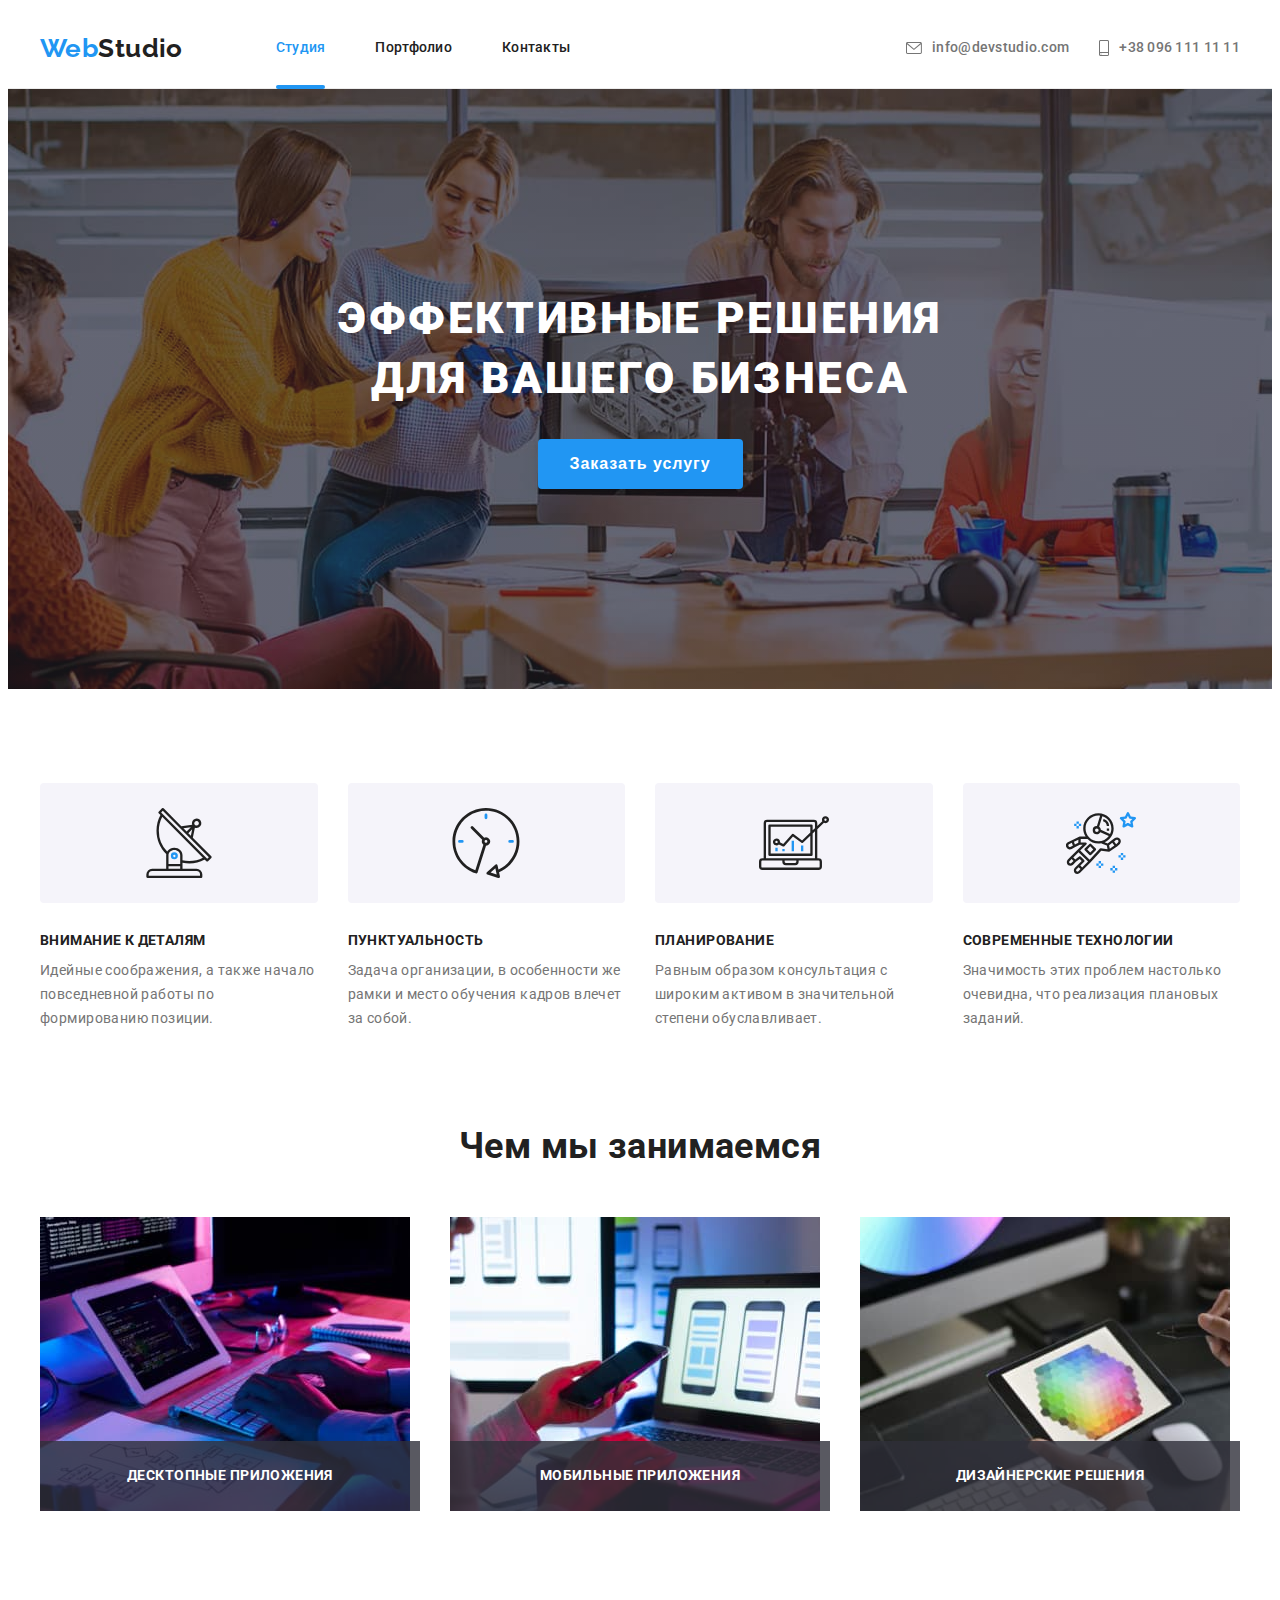
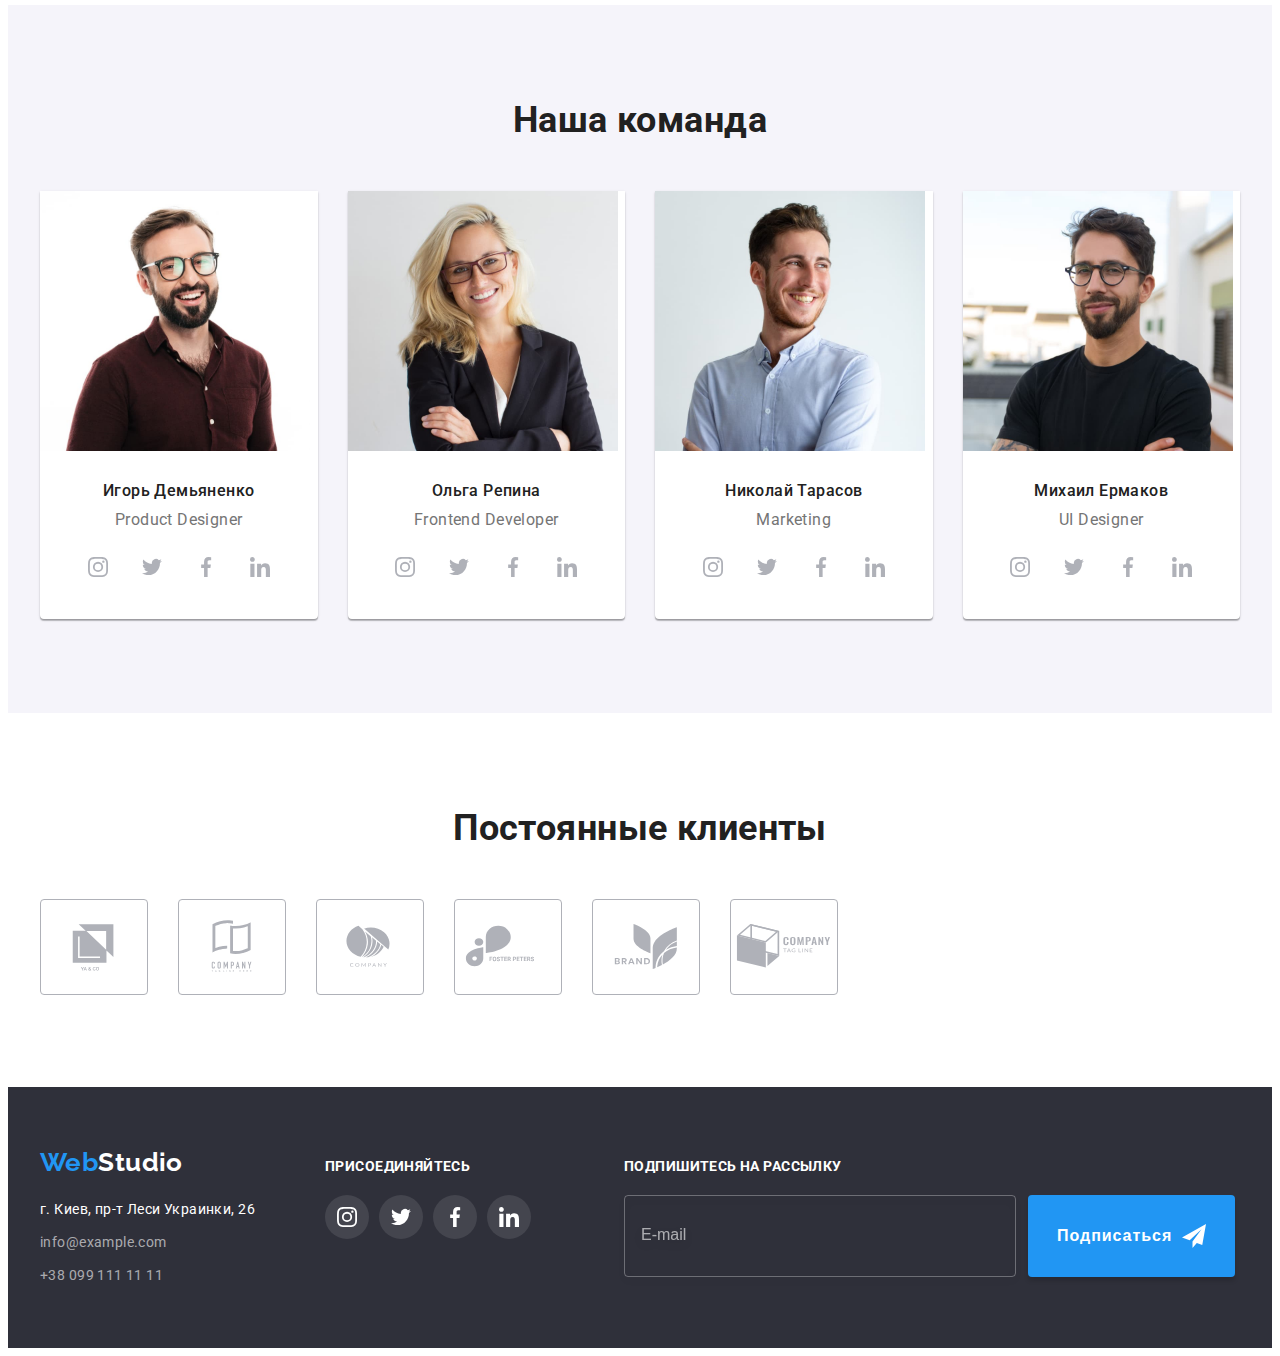
<file: index.html>
<!DOCTYPE html>
<html lang="ru">
  <head>
    <meta charset="UTF-8" />
    <meta http-equiv="X-UA-Compatible" content="IE=edge" />
    <meta name="viewport" content="width=device-width, initial-scale=1.0" />
    <title>Студия</title>
    <link rel="preconnect" href="https://fonts.googleapis.com" />
    <link rel="preconnect" href="https://fonts.gstatic.com" crossorigin />
    <link
      href="https://fonts.googleapis.com/css2?family=Raleway:wght@700&family=Roboto:wght@400;500;700;900&display=swap"
      rel="stylesheet"
    />
    <link
      rel="stylesheet"
      href="https://cdnjs.cloudflare.com/ajax/libs/modern-normalize/1.1.0/modern-normalize.min.css"
      integrity="sha512-wpPYUAdjBVSE4KJnH1VR1HeZfpl1ub8YT/NKx4PuQ5NmX2tKuGu6U/JRp5y+Y8XG2tV+wKQpNHVUX03MfMFn9Q=="
      crossorigin="anonymous"
      referrerpolicy="no-referrer"
    />
    <link rel="stylesheet" href="./css/main.min.css" />
  </head>
  <body>
    <header class="page-header">
      <div class="container header-flex">
        <nav class="nav-flex">
          <a class="logo" href="./index.html"
            ><span class="accent-logo">Web</span>Studio</a
          >
          <ul class="list nav-list-flex">
            <li class="nav-item">
              <a class="nav-link current" href="./index.html">Студия</a>
            </li>
            <li class="nav-item">
              <a class="nav-link" href="./portfolio.html">Портфолио</a>
            </li>
            <li class="nav-item"><a class="nav-link" href="">Контакты</a></li>
          </ul>
        </nav>
        <ul class="list nav-contacts-flex">
          <li class="contacts-item">
            <a class="header-contacts" href="mailto:info@devstudio.com"
              ><svg class="icon-mail" width="16" height="12">
                <use href="./images/icons.svg#mail"></use></svg
              >info@devstudio.com</a
            >
          </li>
          <li class="contacts-item">
            <a class="header-contacts" href="tel:+380961111111"
              ><svg class="icon-phone" width="10" height="16">
                <use href="./images/icons.svg#phone"></use></svg
              >+38 096 111 11 11</a
            >
          </li>
        </ul>
      </div>
    </header>
    <main>
      <section class="hero">
        <h1 class="hero-headline">Эффективные решения для вашего бизнеса</h1>
        <button class="main-btn" type="button" data-modal-open>
          Заказать услугу
        </button>
      </section>
      <section class="section details__section">
        <div class="container">
          <ul class="list details-list">
            <li class="details-list__item">
              <div class="details-list__decoration">
                <svg width="70" height="70">
                  <use href="./images/icons.svg#antenna"></use>
                </svg>
              </div>
              <h3 class="details-list__headline">Внимание к деталям</h3>
              <p class="details-list__text">
                Идейные соображения, а также начало повседневной работы по
                формированию позиции.
              </p>
            </li>
            <li class="details-list__item">
              <div class="details-list__decoration">
                <svg width="70" height="70">
                  <use href="./images/icons.svg#clock"></use>
                </svg>
              </div>
              <h3 class="details-list__headline">Пунктуальность</h3>
              <p class="details-list__text">
                Задача организации, в особенности же рамки и место обучения
                кадров влечет за собой.
              </p>
            </li>
            <li class="details-list__item">
              <div class="details-list__decoration">
                <svg width="70" height="70">
                  <use href="./images/icons.svg#diagram"></use>
                </svg>
              </div>
              <h3 class="details-list__headline">Планирование</h3>
              <p class="details-list__text">
                Равным образом консультация с широким активом в значительной
                степени обуславливает.
              </p>
            </li>
            <li class="details-list__item">
              <div class="details-list__decoration">
                <svg width="70" height="70">
                  <use href="./images/icons.svg#astronaut"></use>
                </svg>
              </div>
              <h3 class="details-list__headline">Современные технологии</h3>
              <p class="details-list__text">
                Значимость этих проблем настолько очевидна, что реализация
                плановых заданий.
              </p>
            </li>
          </ul>
        </div>
      </section>
      <section class="section">
        <div class="container">
          <h2 class="section-headline">Чем мы занимаемся</h2>
          <ul class="list images-flex">
            <li class="images-item">
              <img
                src="./images/coding.jpg"
                alt="Написание кода"
                width="370"
                height="294"
              />
              <div class="business-info">
                <p class="business-text">Десктопные приложения</p>
              </div>
            </li>
            <li class="images-item">
              <img
                src="./images/adapting.jpg"
                alt="Адаптация под разные устройства"
                width="370"
                height="294"
              />
              <div class="business-info">
                <p class="business-text">Мобильные приложения</p>
              </div>
            </li>
            <li class="images-item">
              <img
                src="./images/coloring.jpg"
                alt="Выбор цвета"
                width="370"
                height="294"
              />
              <div class="business-info">
                <p class="business-text">Дизайнерские решения</p>
              </div>
            </li>
          </ul>
        </div>
      </section>
      <section class="section team">
        <div class="container">
          <h2 class="team__headline">Наша команда</h2>
          <ul class="list team-cards">
            <li class="team-cards__item">
              <img
                src="./images/product-designer.jpg"
                alt="Дизайнер продукта"
                width="270"
                height="260"
              />
              <div class="team-cards__container">
                <h3 class="team-cards__name">Игорь Демьяненко</h3>
                <p class="team-cards__position" lang="en">Product Designer</p>
                <ul class="list soc-list">
                  <li class="soc-list__item">
                    <a class="soc-list__link" href=""
                      ><svg class="soc-list__icon" width="20" height="20">
                        <use href="./images/icons.svg#instagram"></use></svg
                    ></a>
                  </li>
                  <li class="soc-list__item">
                    <a class="soc-list__link" href=""
                      ><svg class="soc-list__icon" width="20" height="20">
                        <use href="./images/icons.svg#twitter"></use></svg
                    ></a>
                  </li>
                  <li class="soc-list__item">
                    <a class="soc-list__link" href=""
                      ><svg class="soc-list__icon" width="20" height="20">
                        <use href="./images/icons.svg#facebook"></use></svg
                    ></a>
                  </li>
                  <li class="soc-list__item">
                    <a class="soc-list__link" href=""
                      ><svg class="soc-list__icon" width="20" height="20">
                        <use href="./images/icons.svg#linked"></use></svg
                    ></a>
                  </li>
                </ul>
              </div>
            </li>
            <li class="team-cards__item">
              <img
                src="./images/frontend-developer.jpg"
                alt="Фронтенд разработчик"
                width="270"
                height="260"
              />
              <div class="team-cards__container">
                <h3 class="team-cards__name">Ольга Репина</h3>
                <p class="team-cards__position" lang="en">Frontend Developer</p>
                <ul class="list soc-list">
                  <li class="soc-list__item">
                    <a class="soc-list__link" href=""
                      ><svg class="soc-list__icon" width="20" height="20">
                        <use href="./images/icons.svg#instagram"></use></svg
                    ></a>
                  </li>
                  <li class="soc-list__item">
                    <a class="soc-list__link" href=""
                      ><svg class="soc-list__icon" width="20" height="20">
                        <use href="./images/icons.svg#twitter"></use></svg
                    ></a>
                  </li>
                  <li class="soc-list__item">
                    <a class="soc-list__link" href=""
                      ><svg class="soc-list__icon" width="20" height="20">
                        <use href="./images/icons.svg#facebook"></use></svg
                    ></a>
                  </li>
                  <li class="soc-list__item">
                    <a class="soc-list__link" href=""
                      ><svg class="soc-list__icon" width="20" height="20">
                        <use href="./images/icons.svg#linked"></use></svg
                    ></a>
                  </li>
                </ul>
              </div>
            </li>
            <li class="team-cards__item">
              <img
                src="./images/marketing.jpg"
                alt="Маркетолог"
                width="270"
                height="260"
              />
              <div class="team-cards__container">
                <h3 class="team-cards__name">Николай Тарасов</h3>
                <p class="team-cards__position" lang="en">Marketing</p>
                <ul class="list soc-list">
                  <li class="soc-list__item">
                    <a class="soc-list__link" href=""
                      ><svg class="soc-list__icon" width="20" height="20">
                        <use href="./images/icons.svg#instagram"></use></svg
                    ></a>
                  </li>
                  <li class="soc-list__item">
                    <a class="soc-list__link" href=""
                      ><svg class="soc-list__icon" width="20" height="20">
                        <use href="./images/icons.svg#twitter"></use></svg
                    ></a>
                  </li>
                  <li class="soc-list__item">
                    <a class="soc-list__link" href=""
                      ><svg class="soc-list__icon" width="20" height="20">
                        <use href="./images/icons.svg#facebook"></use></svg
                    ></a>
                  </li>
                  <li class="soc-list__item">
                    <a class="soc-list__link" href=""
                      ><svg class="soc-list__icon" width="20" height="20">
                        <use href="./images/icons.svg#linked"></use></svg
                    ></a>
                  </li>
                </ul>
              </div>
            </li>
            <li class="team-cards__item">
              <img
                src="./images/ui-designer.jpg"
                alt="Дизайнер пользовательского интерфейса"
                width="270"
                height="260"
              />
              <div class="team-cards__container">
                <h3 class="team-cards__name">Михаил Ермаков</h3>
                <p class="team-cards__position" lang="en">UI Designer</p>
                <ul class="list soc-list">
                  <li class="soc-list__item">
                    <a class="soc-list__link" href=""
                      ><svg class="soc-list__icon" width="20" height="20">
                        <use href="./images/icons.svg#instagram"></use></svg
                    ></a>
                  </li>
                  <li class="soc-list__item">
                    <a class="soc-list__link" href=""
                      ><svg class="soc-list__icon" width="20" height="20">
                        <use href="./images/icons.svg#twitter"></use></svg
                    ></a>
                  </li>
                  <li class="soc-list__item">
                    <a class="soc-list__link" href=""
                      ><svg class="soc-list__icon" width="20" height="20">
                        <use href="./images/icons.svg#facebook"></use></svg
                    ></a>
                  </li>
                  <li class="soc-list__item">
                    <a class="soc-list__link" href=""
                      ><svg class="soc-list__icon" width="20" height="20">
                        <use href="./images/icons.svg#linked"></use></svg
                    ></a>
                  </li>
                </ul>
              </div>
            </li>
          </ul>
        </div>
      </section>
      <section class="section">
        <div class="container">
          <h2 class="section-headline">Постоянные клиенты</h2>
          <ul class="list clients-flex">
            <li class="clients-item">
              <a class="clients-link" href=""
                ><svg class="clients-icon" width="106" height="60">
                  <use href="./images/icons.svg#clients-1"></use></svg
              ></a>
            </li>
            <li class="clients-item">
              <a class="clients-link" href=""
                ><svg class="clients-icon" width="106" height="60">
                  <use href="./images/icons.svg#clients-2"></use></svg
              ></a>
            </li>
            <li class="clients-item">
              <a class="clients-link" href=""
                ><svg class="clients-icon" width="106" height="60">
                  <use href="./images/icons.svg#clients-3"></use></svg
              ></a>
            </li>
            <li class="clients-item">
              <a class="clients-link" href=""
                ><svg class="clients-icon" width="106" height="60">
                  <use href="./images/icons.svg#clients-4"></use></svg
              ></a>
            </li>
            <li class="clients-item">
              <a class="clients-link" href=""
                ><svg class="clients-icon" width="106" height="60">
                  <use href="./images/icons.svg#clients-5"></use></svg
              ></a>
            </li>
            <li class="clients-item">
              <a class="clients-link" href=""
                ><svg class="clients-icon" width="106" height="60">
                  <use href="./images/icons.svg#clients-6"></use></svg
              ></a>
            </li>
          </ul>
        </div>
      </section>
    </main>
    <footer class="page-footer">
      <div class="container footer-flex">
        <div>
          <a class="logo footer" href="./index.html"
            ><span class="accent-logo">Web</span>Studio</a
          >
          <address class="page-address">
            <p class="footer-address">г. Киев, пр-т Леси Украинки, 26</p>
            <ul class="list">
              <li class="footer-contacts-item">
                <a class="footer-contacts" href="mailto:info@example.com"
                  >info@example.com</a
                >
              </li>
              <li class="footer-contacts-item">
                <a class="footer-contacts" href="tel:+380991111111"
                  >+38 099 111 11 11</a
                >
              </li>
            </ul>
          </address>
        </div>
        <div class="join">
          <p class="join-text"><b>присоединяйтесь</b></p>
          <ul class="list join-soc-flex">
            <li class="soc-item">
              <a class="social-link join-link" href=""
                ><svg class="team-icon" width="20" height="20">
                  <use href="./images/icons.svg#instagram"></use></svg
              ></a>
            </li>
            <li class="soc-item">
              <a class="social-link join-link" href=""
                ><svg class="team-icon" width="20" height="20">
                  <use href="./images/icons.svg#twitter"></use></svg
              ></a>
            </li>
            <li class="soc-item">
              <a class="social-link join-link" href=""
                ><svg class="team-icon" width="20" height="20">
                  <use href="./images/icons.svg#facebook"></use></svg
              ></a>
            </li>
            <li class="soc-item">
              <a class="social-link join-link" href=""
                ><svg class="team-icon" width="20" height="20">
                  <use href="./images/icons.svg#linked"></use></svg
              ></a>
            </li>
          </ul>
        </div>
        <div class="subscribe">
          <p class="join-text"><b>Подпишитесь на рассылку</b></p>
          <form class="subscribe-form">
            <label>
              <input
                class="email-footer"
                type="email"
                name="email-footer"
                placeholder="E-mail"
              />
            </label>
            <button class="footer-btn" type="submit">
              Подписаться<svg class="icon-send" width="24" height="24">
                <use href="./images/icons.svg#icon-send"></use>
              </svg>
            </button>
          </form>
        </div>
      </div>
    </footer>
    <div class="modal-overlay is-hidden" data-modal>
      <div class="modal-window">
        <button class="modal-close-btn" type="button" data-modal-close>
          <svg class="icon-close-modal" width="18" height="18">
            <use href="./images/icons.svg#close-modal"></use>
          </svg>
        </button>
        <p class="modal-text">Оставьте свои данные, мы вам перезвоним</p>
        <form class="modal-form">
          <label class="modal-label"
            ><span class="input-label">Имя</span>
            <input class="modal-input" type="text" name="name-modal" />
            <svg class="modal-icon" width="18" height="18">
              <use href="./images/icons.svg#person-modal"></use>
            </svg>
          </label>
          <label class="modal-label"
            ><span class="input-label">Телефон</span>
            <input class="modal-input" type="tel" name="tel-modal" />
            <svg class="modal-icon" width="18" height="18">
              <use href="./images/icons.svg#phone-modal"></use>
            </svg>
          </label>
          <label class="modal-label"
            ><span class="input-label">Почта</span>
            <input class="modal-input" type="email" name="email-modal" />
            <svg class="modal-icon" width="18" height="18">
              <use href="./images/icons.svg#email-modal"></use>
            </svg>
          </label>
          <label class="modal-label"
            ><span class="input-label">Комментарий</span>
            <textarea
              class="modal-textarea"
              name="commentary-modal"
              placeholder="Введите текст"
            ></textarea>
          </label>
          <label class="checkbox-label">
            <input
              class="checkbox-input visually-hidden"
              type="checkbox"
              name="policy-modal"
            />
            <span class="checkbox-wrapper">
              <svg class="checkbox-icon" width="11" height="8">
                <use href="./images/icons.svg#checkbox-modal"></use>
              </svg>
            </span>
            <span class="checkbox-text"
              >Соглашаюсь с рассылкой и принимаю
              <a class="policy-link" href="">Условия договора</a></span
            >
          </label>
          <button class="main-btn modal-btn" type="submit">Отправить</button>
        </form>
      </div>
    </div>
    <script src="./js/modal.js"></script>
  </body>
</html>
</file>
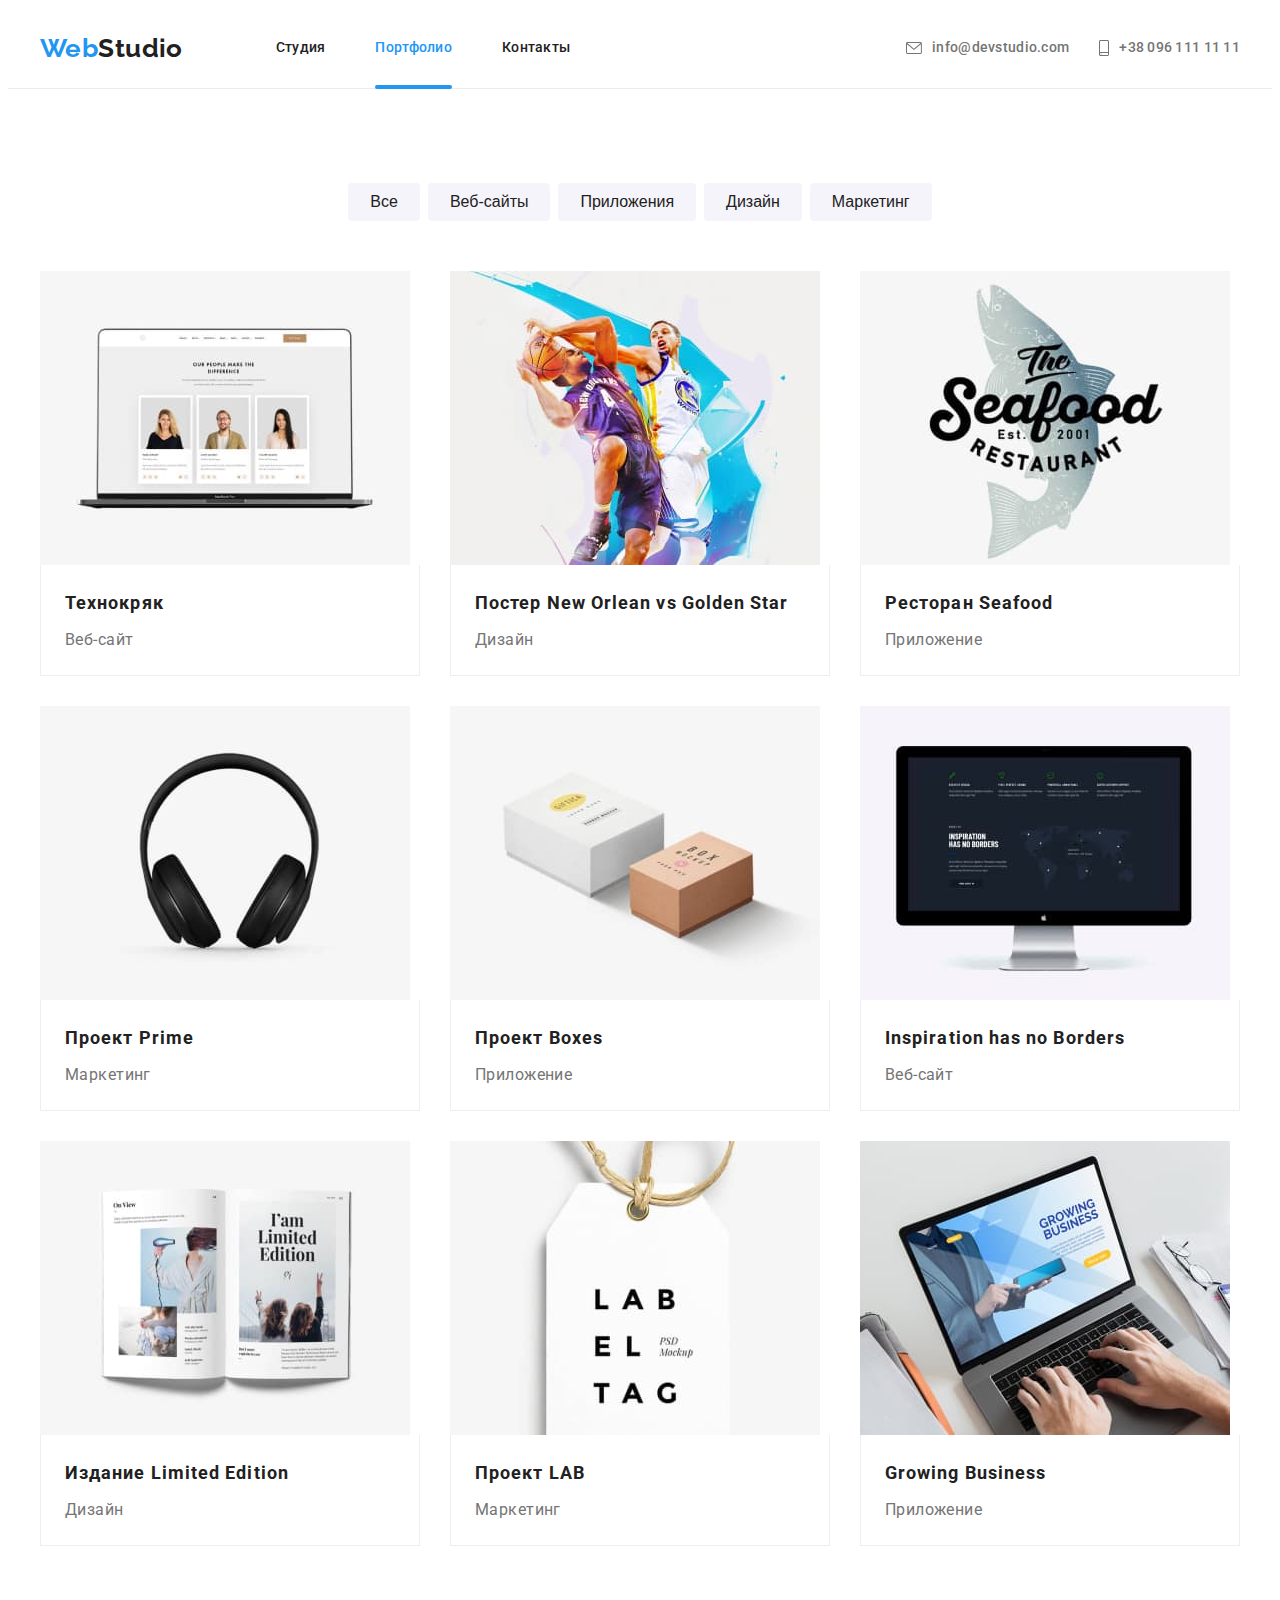
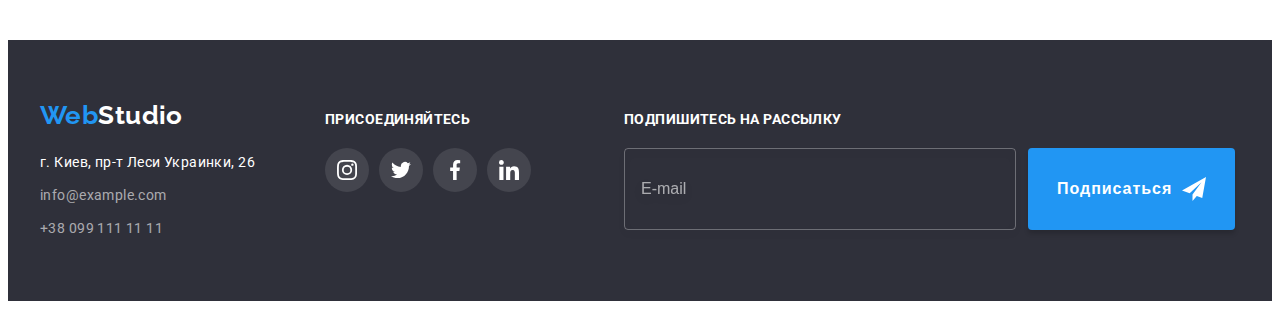
<file: portfolio.html>
<!DOCTYPE html>
<html lang="ru">
  <head>
    <meta charset="UTF-8" />
    <meta http-equiv="X-UA-Compatible" content="IE=edge" />
    <meta name="viewport" content="width=device-width, initial-scale=1.0" />
    <title>Портфолио</title>
    <link rel="preconnect" href="https://fonts.googleapis.com" />
    <link rel="preconnect" href="https://fonts.gstatic.com" crossorigin />
    <link
      href="https://fonts.googleapis.com/css2?family=Raleway:wght@700&family=Roboto:wght@400;500;700&display=swap"
      rel="stylesheet"
    />
    <link
      rel="stylesheet"
      href="https://cdnjs.cloudflare.com/ajax/libs/modern-normalize/1.1.0/modern-normalize.min.css"
      integrity="sha512-wpPYUAdjBVSE4KJnH1VR1HeZfpl1ub8YT/NKx4PuQ5NmX2tKuGu6U/JRp5y+Y8XG2tV+wKQpNHVUX03MfMFn9Q=="
      crossorigin="anonymous"
      referrerpolicy="no-referrer"
    />
    <link rel="stylesheet" href="./css/main.min.css" />
  </head>
  <body>
    <header class="page-header">
      <div class="container header-flex">
        <nav class="nav-flex">
          <a class="logo" href="./index.html"
            ><span class="accent-logo">Web</span>Studio</a
          >
          <ul class="list nav-list-flex">
            <li class="nav-item">
              <a class="nav-link" href="./index.html">Студия</a>
            </li>
            <li class="nav-item">
              <a class="nav-link current" href="./portfolio.html">Портфолио</a>
            </li>
            <li class="nav-item"><a class="nav-link" href="">Контакты</a></li>
          </ul>
        </nav>
        <ul class="list nav-contacts-flex">
          <li class="contacts-item">
            <a class="header-contacts" href="mailto:info@devstudio.com"
              ><svg class="icon-mail" width="16" height="12">
                <use href="./images/icons.svg#mail"></use></svg
              >info@devstudio.com</a
            >
          </li>
          <li class="contacts-item">
            <a class="header-contacts" href="tel:+380961111111"
              ><svg class="icon-phone" width="10" height="16">
                <use href="./images/icons.svg#phone"></use></svg
              >+38 096 111 11 11</a
            >
          </li>
        </ul>
      </div>
    </header>
    <main>
      <section class="section">
        <div class="container">
          <ul class="list portfolio-btn-flex">
            <li class="portfolio-btn-item">
              <button class="portfolio-btn" type="button">Все</button>
            </li>
            <li class="portfolio-btn-item">
              <button class="portfolio-btn" type="button">Веб-сайты</button>
            </li>
            <li class="portfolio-btn-item">
              <button class="portfolio-btn" type="button">Приложения</button>
            </li>
            <li class="portfolio-btn-item">
              <button class="portfolio-btn" type="button">Дизайн</button>
            </li>
            <li class="portfolio-btn-item">
              <button class="portfolio-btn" type="button">Маркетинг</button>
            </li>
          </ul>
          <ul class="list card-flex">
            <li class="card-item">
              <a href="" class="card-link">
                <div class="card-img-container">
                  <img
                    src="./images/technocrack.jpg"
                    alt="Ноутбук"
                    width="370"
                    height="294"
                  />
                  <div class="card-overlay">
                    <p class="card-overlay-text">
                      Ресурс предлагает комплексные предложения с разным уровнем
                      функционала и сервисов. Все это позволит посетителю
                      получить исчерпывающие сведения<br />о компании или
                      частном лице.
                    </p>
                  </div>
                </div>
                <div class="card-container">
                  <h3 class="card-headline">Технокряк</h3>
                  <p class="card-text">Веб-сайт</p>
                </div>
              </a>
            </li>
            <li class="card-item">
              <a href="" class="card-link">
                <div class="card-img-container">
                  <img
                    src="./images/basketball.jpg"
                    alt="Баскетбол"
                    width="370"
                    height="294"
                  />
                  <div class="card-overlay">
                    <p class="card-overlay-text">
                      Ресурс предлагает комплексные предложения с разным уровнем
                      функционала и сервисов. Все это позволит посетителю
                      получить исчерпывающие сведения<br />о компании или
                      частном лице.
                    </p>
                  </div>
                </div>
                <div class="card-container">
                  <h3 class="card-headline">
                    Постер <span lang="en">New Orlean vs Golden Star</span>
                  </h3>
                  <p class="card-text">Дизайн</p>
                </div>
              </a>
            </li>
            <li class="card-item">
              <a href="" class="card-link">
                <div class="card-img-container">
                  <img
                    src="./images/seafood.jpg"
                    alt="Лого ресторана"
                    width="370"
                    height="294"
                  />
                  <div class="card-overlay">
                    <p class="card-overlay-text">
                      Ресурс предлагает комплексные предложения с разным уровнем
                      функционала и сервисов. Все это позволит посетителю
                      получить исчерпывающие сведения<br />о компании или
                      частном лице.
                    </p>
                  </div>
                </div>
                <div class="card-container">
                  <h3 class="card-headline">
                    Ресторан <span lang="en">Seafood</span>
                  </h3>
                  <p class="card-text">Приложение</p>
                </div>
              </a>
            </li>
            <li class="card-item">
              <a href="" class="card-link">
                <div class="card-img-container">
                  <img
                    src="./images/prime.jpg"
                    alt="Наушники"
                    width="370"
                    height="294"
                  />
                  <div class="card-overlay">
                    <p class="card-overlay-text">
                      Ресурс предлагает комплексные предложения с разным уровнем
                      функционала и сервисов. Все это позволит посетителю
                      получить исчерпывающие сведения<br />о компании или
                      частном лице.
                    </p>
                  </div>
                </div>
                <div class="card-container">
                  <h3 class="card-headline">
                    Проект <span lang="en">Prime</span>
                  </h3>
                  <p class="card-text">Маркетинг</p>
                </div>
              </a>
            </li>
            <li class="card-item">
              <a href="" class="card-link">
                <div class="card-img-container">
                  <img
                    src="./images/boxes.jpg"
                    alt="Коробки"
                    width="370"
                    height="294"
                  />
                  <div class="card-overlay">
                    <p class="card-overlay-text">
                      Ресурс предлагает комплексные предложения с разным уровнем
                      функционала и сервисов. Все это позволит посетителю
                      получить исчерпывающие сведения<br />о компании или
                      частном лице.
                    </p>
                  </div>
                </div>
                <div class="card-container">
                  <h3 class="card-headline">
                    Проект <span lang="en">Boxes</span>
                  </h3>
                  <p class="card-text">Приложение</p>
                </div>
              </a>
            </li>
            <li class="card-item">
              <a href="" class="card-link">
                <div class="card-img-container">
                  <img
                    src="./images/inspiration.jpg"
                    alt="Моноблок"
                    width="370"
                    height="294"
                  />
                  <div class="card-overlay">
                    <p class="card-overlay-text">
                      Ресурс предлагает комплексные предложения с разным уровнем
                      функционала и сервисов. Все это позволит посетителю
                      получить исчерпывающие сведения<br />о компании или
                      частном лице.
                    </p>
                  </div>
                </div>
                <div class="card-container">
                  <h3 class="card-headline" lang="en">
                    Inspiration has no Borders
                  </h3>
                  <p class="card-text">Веб-сайт</p>
                </div>
              </a>
            </li>
            <li class="card-item">
              <a href="" class="card-link">
                <div class="card-img-container">
                  <img
                    src="./images/limited.jpg"
                    alt="Книга"
                    width="370"
                    height="294"
                  />
                  <div class="card-overlay">
                    <p class="card-overlay-text">
                      Ресурс предлагает комплексные предложения с разным уровнем
                      функционала и сервисов. Все это позволит посетителю
                      получить исчерпывающие сведения<br />о компании или
                      частном лице.
                    </p>
                  </div>
                </div>
                <div class="card-container">
                  <h3 class="card-headline">
                    Издание <span lang="en">Limited Edition</span>
                  </h3>
                  <p class="card-text">Дизайн</p>
                </div>
              </a>
            </li>
            <li class="card-item">
              <a href="" class="card-link">
                <div class="card-img-container">
                  <img
                    src="./images/lab.jpg"
                    alt="Бирка"
                    width="370"
                    height="294"
                  />
                  <div class="card-overlay">
                    <p class="card-overlay-text">
                      Ресурс предлагает комплексные предложения с разным уровнем
                      функционала и сервисов. Все это позволит посетителю
                      получить исчерпывающие сведения<br />о компании или
                      частном лице.
                    </p>
                  </div>
                </div>
                <div class="card-container">
                  <h3 class="card-headline">
                    Проект <span lang="en">LAB</span>
                  </h3>
                  <p class="card-text">Маркетинг</p>
                </div>
              </a>
            </li>
            <li class="card-item">
              <a href="" class="card-link">
                <div class="card-img-container">
                  <img
                    src="./images/business.jpg"
                    alt="Работа за ноутбуком"
                    width="370"
                    height="294"
                  />
                  <div class="card-overlay">
                    <p class="card-overlay-text">
                      Ресурс предлагает комплексные предложения с разным уровнем
                      функционала и сервисов. Все это позволит посетителю
                      получить исчерпывающие сведения<br />о компании или
                      частном лице.
                    </p>
                  </div>
                </div>
                <div class="card-container">
                  <h3 class="card-headline" lang="en">Growing Business</h3>
                  <p class="card-text">Приложение</p>
                </div>
              </a>
            </li>
          </ul>
        </div>
      </section>
    </main>
    <footer class="page-footer">
      <div class="container footer-flex">
        <div>
          <a class="logo footer" href="./index.html"
            ><span class="accent-logo">Web</span>Studio</a
          >
          <address class="page-address">
            <p class="footer-address">г. Киев, пр-т Леси Украинки, 26</p>
            <ul class="list">
              <li class="footer-contacts-item">
                <a class="footer-contacts" href="mailto:info@example.com"
                  >info@example.com</a
                >
              </li>
              <li class="footer-contacts-item">
                <a class="footer-contacts" href="tel:+380991111111"
                  >+38 099 111 11 11</a
                >
              </li>
            </ul>
          </address>
        </div>
        <div class="join">
          <p class="join-text"><b>присоединяйтесь</b></p>
          <ul class="list join-soc-flex">
            <li class="soc-item">
              <a class="social-link join-link" href=""
                ><svg class="team-icon" width="20" height="20">
                  <use href="./images/icons.svg#instagram"></use></svg
              ></a>
            </li>
            <li class="soc-item">
              <a class="social-link join-link" href=""
                ><svg class="team-icon" width="20" height="20">
                  <use href="./images/icons.svg#twitter"></use></svg
              ></a>
            </li>
            <li class="soc-item">
              <a class="social-link join-link" href=""
                ><svg class="team-icon" width="20" height="20">
                  <use href="./images/icons.svg#facebook"></use></svg
              ></a>
            </li>
            <li class="soc-item">
              <a class="social-link join-link" href=""
                ><svg class="team-icon" width="20" height="20">
                  <use href="./images/icons.svg#linked"></use></svg
              ></a>
            </li>
          </ul>
        </div>
        <div class="subscribe">
          <p class="join-text"><b>Подпишитесь на рассылку</b></p>
          <form class="subscribe-form">
            <label>
              <input
                class="email-footer"
                type="email"
                name="email-footer"
                placeholder="E-mail"
              />
            </label>
            <button class="footer-btn" type="submit">
              Подписаться<svg class="icon-send" width="24" height="24">
                <use href="./images/icons.svg#icon-send"></use>
              </svg>
            </button>
          </form>
        </div>
      </div>
    </footer>
  </body>
</html>
</file>
<file: css/main.min.css>
body{font-family:"Roboto", sans-serif;font-size:14px;letter-spacing:0.03em;color:#212121;background-color:#fff}textarea{resize:none}ul,h1,h2,h3,p{margin:0;padding:0}img{display:block}.visually-hidden{position:absolute;white-space:nowrap;width:1px;height:1px;overflow:hidden;border:0;padding:0;clip:rect(0 0 0 0);clip-path:inset(50%);margin:-1px}.container{width:1200px;padding-left:15px;padding-right:15px;margin:0 auto}.section{padding-top:94px;padding-bottom:94px}.list{list-style:none}.section-headline,.team__headline{margin-bottom:50px;font-size:36px;line-height:1.17;text-align:center}.page-header{border-bottom:1px solid #ececec}.header-flex{display:flex;align-items:center}.nav-flex{display:flex;align-items:center}.nav-list-flex{display:flex;margin-left:93px}.nav-list-flex .nav-item{margin-right:50px}.nav-list-flex .nav-item:last-child{margin-right:0}.nav-contacts-flex{display:flex;margin-left:auto}.nav-contacts-flex .contacts-item:last-child{margin-left:30px}.logo{font-family:"Raleway", sans-serif;font-weight:700;font-size:26px;line-height:1.19;text-decoration:none;color:inherit}.logo:visited{color:inherit}.accent-logo{color:#2196f3}.nav-link{position:relative;display:block;padding-top:32px;padding-bottom:32px;font-weight:500;line-height:1.14;letter-spacing:0.02em;text-decoration:none;color:inherit;transition:color 250ms cubic-bezier(0.4, 0, 0.2, 1)}.nav-link.current::after{content:"";position:absolute;bottom:-1px;left:0;width:100%;height:4px;border-radius:2px;background-color:#2196f3}.nav-link:visited{color:inherit}.nav-link:hover,.nav-link:focus,.nav-link.current{color:#2196f3}.header-contacts{display:inline-flex;align-items:center;padding-top:32px;padding-bottom:32px;font-weight:500;line-height:1.14;letter-spacing:0.02em;text-decoration:none;color:#757575;transition:color 250ms cubic-bezier(0.4, 0, 0.2, 1)}.header-contacts:visited{color:#757575}.header-contacts:hover,.header-contacts:focus{color:#2196f3}.icon-mail,.icon-phone{margin-right:10px;fill:currentColor}.hero{max-width:1600px;padding-top:200px;padding-bottom:200px;margin-right:auto;margin-left:auto;text-align:center;color:#fff;background-color:#c4c4c4;background-image:linear-gradient(rgba(47,48,58,0.4), rgba(47,48,58,0.4)),url("../images/hero.jpg");background-position:center}.hero-headline{width:696px;margin:0 auto 30px auto;font-weight:900;font-size:44px;line-height:1.36;letter-spacing:0.06em;text-transform:uppercase}.main-btn{min-width:200px;padding:10px 32px;font-weight:700;font-size:16px;line-height:1.88;letter-spacing:0.06em;box-shadow:0px 4px 4px rgba(0,0,0,0.15);border:0;border-radius:4px;background-color:#2196f3;color:#fff;cursor:pointer}.details__section{padding-top:94px;padding-bottom:0}.details-list{display:flex}.details-list__decoration{display:flex;justify-content:center;align-items:center;height:120px;border-radius:4px;margin-bottom:30px;background-color:#f5f4fa}.details-list__headline{margin-bottom:10px;font-size:inherit;line-height:1.14;text-transform:uppercase}.details-list__text{line-height:1.71;color:#757575}.details-list__item{flex-basis:calc((100% - 90px) / 4)}.details-list__item:not(:last-child){margin-right:30px}.images-flex{display:flex}.business-info{position:absolute;bottom:0;left:0;display:flex;justify-content:center;align-items:center;width:100%;height:70px;background-color:rgba(47,48,58,0.8)}.business-text{font-weight:700;line-height:1.14;text-align:center;text-transform:uppercase;color:#fff}.images-item{position:relative;flex-basis:calc((100% - 60px) / 3)}.images-item:not(:last-child){margin-right:30px}.team{background-color:#f5f4fa}.team-cards{display:flex}.team-cards__container{padding-top:30px;padding-bottom:30px}.team-cards__name{margin-bottom:10px;font-weight:500;font-size:16px;line-height:1.19;text-align:center}.team-cards__position{margin-bottom:16px;font-size:16px;line-height:1.19;text-align:center;color:#757575}.team-cards__item{flex-basis:calc((100% - 90px) / 4);border-radius:0px 0px 4px 4px;background-color:#fff;box-shadow:0px 1px 3px rgba(0,0,0,0.12),0px 1px 1px rgba(0,0,0,0.14),0px 2px 1px rgba(0,0,0,0.2)}.team-cards__item:not(:last-child){margin-right:30px}.soc-list{display:flex;justify-content:center}.soc-list__icon,.team-icon{fill:currentColor}.soc-list__item:not(:last-child),.soc-item:not(:last-child){margin-right:10px}.soc-list__link,.social-link{display:inline-flex;justify-content:center;align-items:center;width:44px;height:44px;border-radius:50%;color:#afb1b8;transition:color 250ms cubic-bezier(0.4, 0, 0.2, 1),background-color 250ms cubic-bezier(0.4, 0, 0.2, 1)}.soc-list__link:hover,.social-link:hover,.soc-list__link:focus,.social-link:focus{background-color:#2196f3;color:#fff}.clients-flex{display:flex}.clients-item{flex-basis:calc((100%-150px) / 6);height:94px}.clients-item:not(:last-child){margin-right:30px}.clients-link{display:flex;align-items:center;height:100%;justify-content:center;border:1px solid #afb1b8;border-radius:4px;color:#afb1b8;transition:color 250ms cubic-bezier(0.4, 0, 0.2, 1),border-color 250ms cubic-bezier(0.4, 0, 0.2, 1)}.clients-link:hover,.clients-link:focus{color:#2196f3;border-color:#2196f3}.clients-icon{fill:currentColor}.page-footer{padding-top:60px;padding-bottom:60px;background-color:#2f303a}.footer-flex{display:flex;align-items:baseline}.logo.footer{color:#fff}.page-address{margin-top:20px;font-style:normal}.footer-address{margin-bottom:9px;line-height:1.71;color:#fff}.footer-contacts{line-height:1.71;text-decoration:none;color:rgba(255,255,255,0.6);transition:color 250ms cubic-bezier(0.4, 0, 0.2, 1)}.footer-contacts:visited{color:rgba(255,255,255,0.6)}.footer-contacts:hover,.footer-contacts:focus{color:#2196f3}.footer-contacts-item:not(:last-child){margin-bottom:9px}.join{margin-left:70px}.join-text{margin-bottom:20px;line-height:1.14;text-transform:uppercase;color:#fff}.join-soc-flex{display:flex}.join-link{color:#fff;background-color:rgba(255,255,255,0.1)}.email-footer{width:358px;height:50px;padding:15px 16px;border:1px solid rgba(255,255,255,0.3);filter:drop-shadow(0px 4px 4px rgba(0,0,0,0.15));border-radius:4px;background-color:transparent;color:rgba(255,255,255,0.6);cursor:pointer;transition:border-color 250ms cubic-bezier(0.4, 0, 0.2, 1)}.email-footer::placeholder{font-size:16px;line-height:1.25;color:rgba(255,255,255,0.6)}.email-footer:focus{border-color:#2196f3}.footer-btn{display:flex;justify-content:center;align-items:center;min-width:200px;padding:10px 29px;margin-left:12px;font-weight:700;font-size:16px;line-height:1.88;letter-spacing:0.06em;box-shadow:0px 4px 4px rgba(0,0,0,0.15);border:0;border-radius:4px;background-color:#2196f3;color:#fff;cursor:pointer}.icon-send{margin-left:10px}.subscribe{margin-left:93px}.subscribe-form{display:flex}.portfolio-btn{padding:6px 22px;font-weight:500;font-size:16px;line-height:1.62;text-align:center;border-radius:4px;border:0;color:inherit;background-color:#f5f4fa;cursor:pointer;transition:color 250ms cubic-bezier(0.4, 0, 0.2, 1),background-color 250ms cubic-bezier(0.4, 0, 0.2, 1),box-shadow 250ms cubic-bezier(0.4, 0, 0.2, 1)}.portfolio-btn:hover,.portfolio-btn:focus{box-shadow:0px 3px 1px rgba(0,0,0,0.1),0px 1px 2px rgba(0,0,0,0.08),0px 2px 2px rgba(0,0,0,0.12);color:#fff;background-color:#2196f3}.portfolio-btn-flex{display:flex;justify-content:center;margin-bottom:50px}.portfolio-btn-item:not(:first-child){margin-left:8px}.card-container{padding:20px 24px;border-left:1px solid #eeeeee;border-right:1px solid #eeeeee;border-bottom:1px solid #eeeeee}.card-headline{font-size:18px;line-height:2;letter-spacing:0.06em}.card-text{margin-top:4px;font-size:16px;line-height:1.88;color:#757575}.card-flex{display:flex;flex-wrap:wrap;margin-top:-30px;margin-left:-30px}.card-item{margin-top:30px;margin-left:30px;flex-basis:calc((100% - 90px) / 3)}.card-img-container{position:relative;overflow:hidden}.card-overlay{position:absolute;height:100%;top:100%;left:0;padding:63px 24px;background-color:rgba(33,150,243,0.9);transform:translateY(0);transition:transform 250ms cubic-bezier(0.4, 0, 0.2, 1)}.card-overlay-text{font-size:18px;line-height:1.56;color:#fff}.card-link:hover .card-overlay,.card-link:focus .card-overlay{transform:translateY(-100%)}.card-link{display:block;text-decoration:none;color:inherit;transition:box-shadow 250ms cubic-bezier(0.4, 0, 0.2, 1)}.card-link:hover,.card-link:focus{box-shadow:0px 1px 1px rgba(0,0,0,0.12),0px 4px 4px rgba(0,0,0,0.06),1px 4px 6px rgba(0,0,0,0.16)}.modal-overlay{position:fixed;top:0;width:100vw;height:100vh;background-color:rgba(0,0,0,0.2);transition:opacity 250ms cubic-bezier(0.4, 0, 0.2, 1),visibility 250ms cubic-bezier(0.4, 0, 0.2, 1)}.modal-window{position:absolute;top:50%;left:50%;width:528px;min-height:581px;padding:40px;background:#fff;box-shadow:0px 1px 3px rgba(0,0,0,0.12),0px 1px 1px rgba(0,0,0,0.14),0px 2px 1px rgba(0,0,0,0.2);border-radius:4px;transform:translate(-50%, -50%);transition:transform 250ms cubic-bezier(0.4, 0, 0.2, 1)}.modal-overlay.is-hidden .modal-window{transform:translate(-50%, -50%) scale(0.5)}.modal-close-btn{position:absolute;top:8px;right:8px;display:flex;justify-content:center;align-items:center;width:30px;height:30px;border:1px solid rgba(0,0,0,0.1);border-radius:50%;background-color:#fff;cursor:pointer;transition:color 250ms cubic-bezier(0.4, 0, 0.2, 1)}.modal-close-btn:hover,.modal-close-btn:focus{color:#2196f3}.icon-close-modal{fill:currentColor}.is-hidden{visibility:hidden;opacity:0;pointer-events:none}.modal-text{font-weight:700;font-size:20px;line-height:1.15;text-align:center}.modal-label{position:relative;display:flex;flex-direction:column;width:100%}.modal-label:not(:nth-child(4)){margin-bottom:10px}.modal-form{margin-top:12px}.input-label{margin-bottom:4px;font-size:12px;line-height:1.17;letter-spacing:0.01em;color:#757575;cursor:pointer}.modal-input{height:40px;padding:11px 12px 11px 42px;border:1px solid rgba(33,33,33,0.2);border-radius:4px;cursor:pointer;transition:border-color 250ms cubic-bezier(0.4, 0, 0.2, 1)}.modal-input:focus{border-color:#2196f3}.modal-icon{position:absolute;left:12px;bottom:11px;transition:fill 250ms cubic-bezier(0.4, 0, 0.2, 1)}.modal-input:focus+.modal-icon{fill:#2196f3}.modal-textarea{height:120px;padding:12px 16px;border:1px solid rgba(33,33,33,0.2);border-radius:4px;cursor:pointer;transition:border-color 250ms cubic-bezier(0.4, 0, 0.2, 1)}.modal-textarea:focus{border-color:#2196f3}.modal-textarea::placeholder{line-height:1.14;letter-spacing:0.01em;color:rgba(117,117,117,0.5)}.checkbox-label{display:flex;align-items:center;margin-top:20px;margin-bottom:30px;padding-left:14px}.checkbox-wrapper{display:flex;align-items:center;justify-content:center;width:16px;height:15px;border:2px solid #212121;border-radius:2px;transition:border-color 250ms cubic-bezier(0.4, 0, 0.2, 1)}.checkbox-input:checked+.checkbox-wrapper{border:0;background-color:#2196f3}.checkbox-input:focus+.checkbox-wrapper{border-color:#2196f3}.checkbox-icon{fill:transparent}.checkbox-input:checked+.checkbox-wrapper .checkbox-icon{fill:#fff}.checkbox-text{margin-left:7px}.modal-btn{display:block;margin-right:auto;margin-left:auto}.policy-link{color:#2196f3}
/*# sourceMappingURL=main.min.css.map */
</file>
